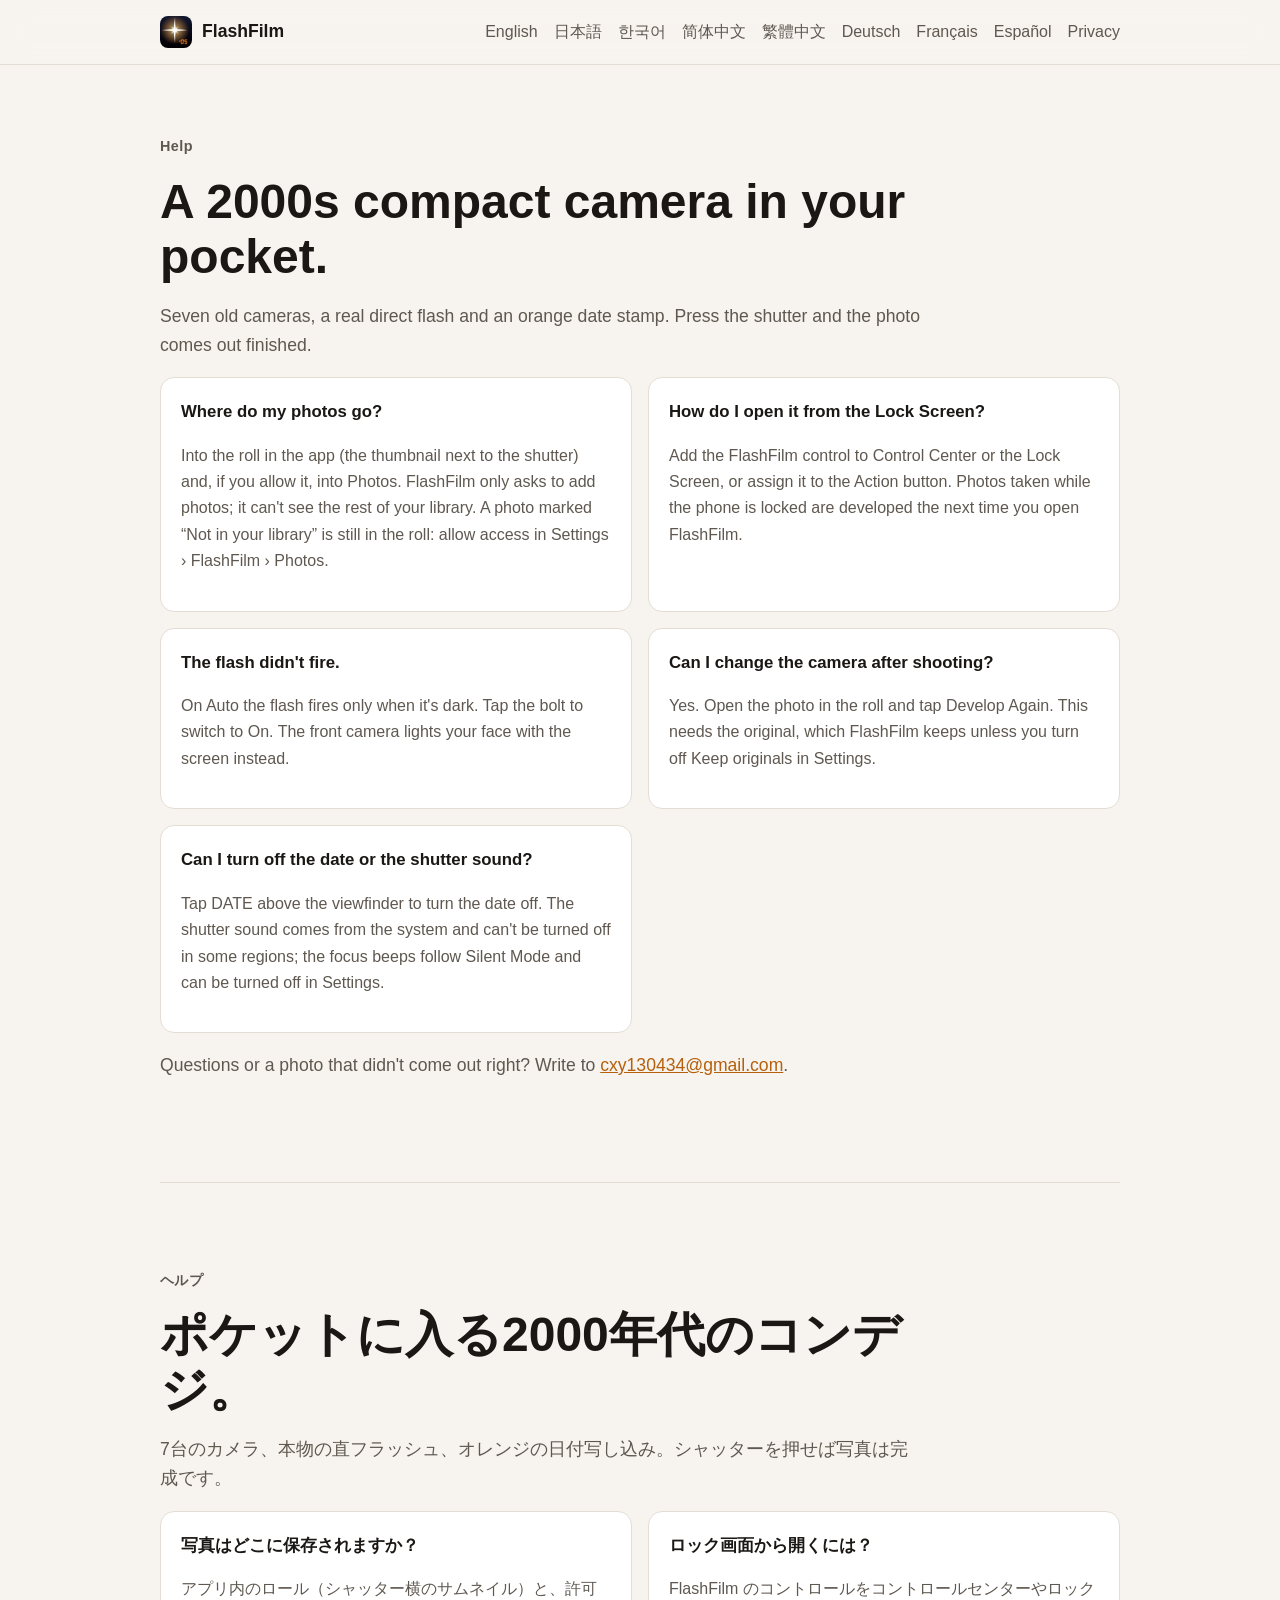
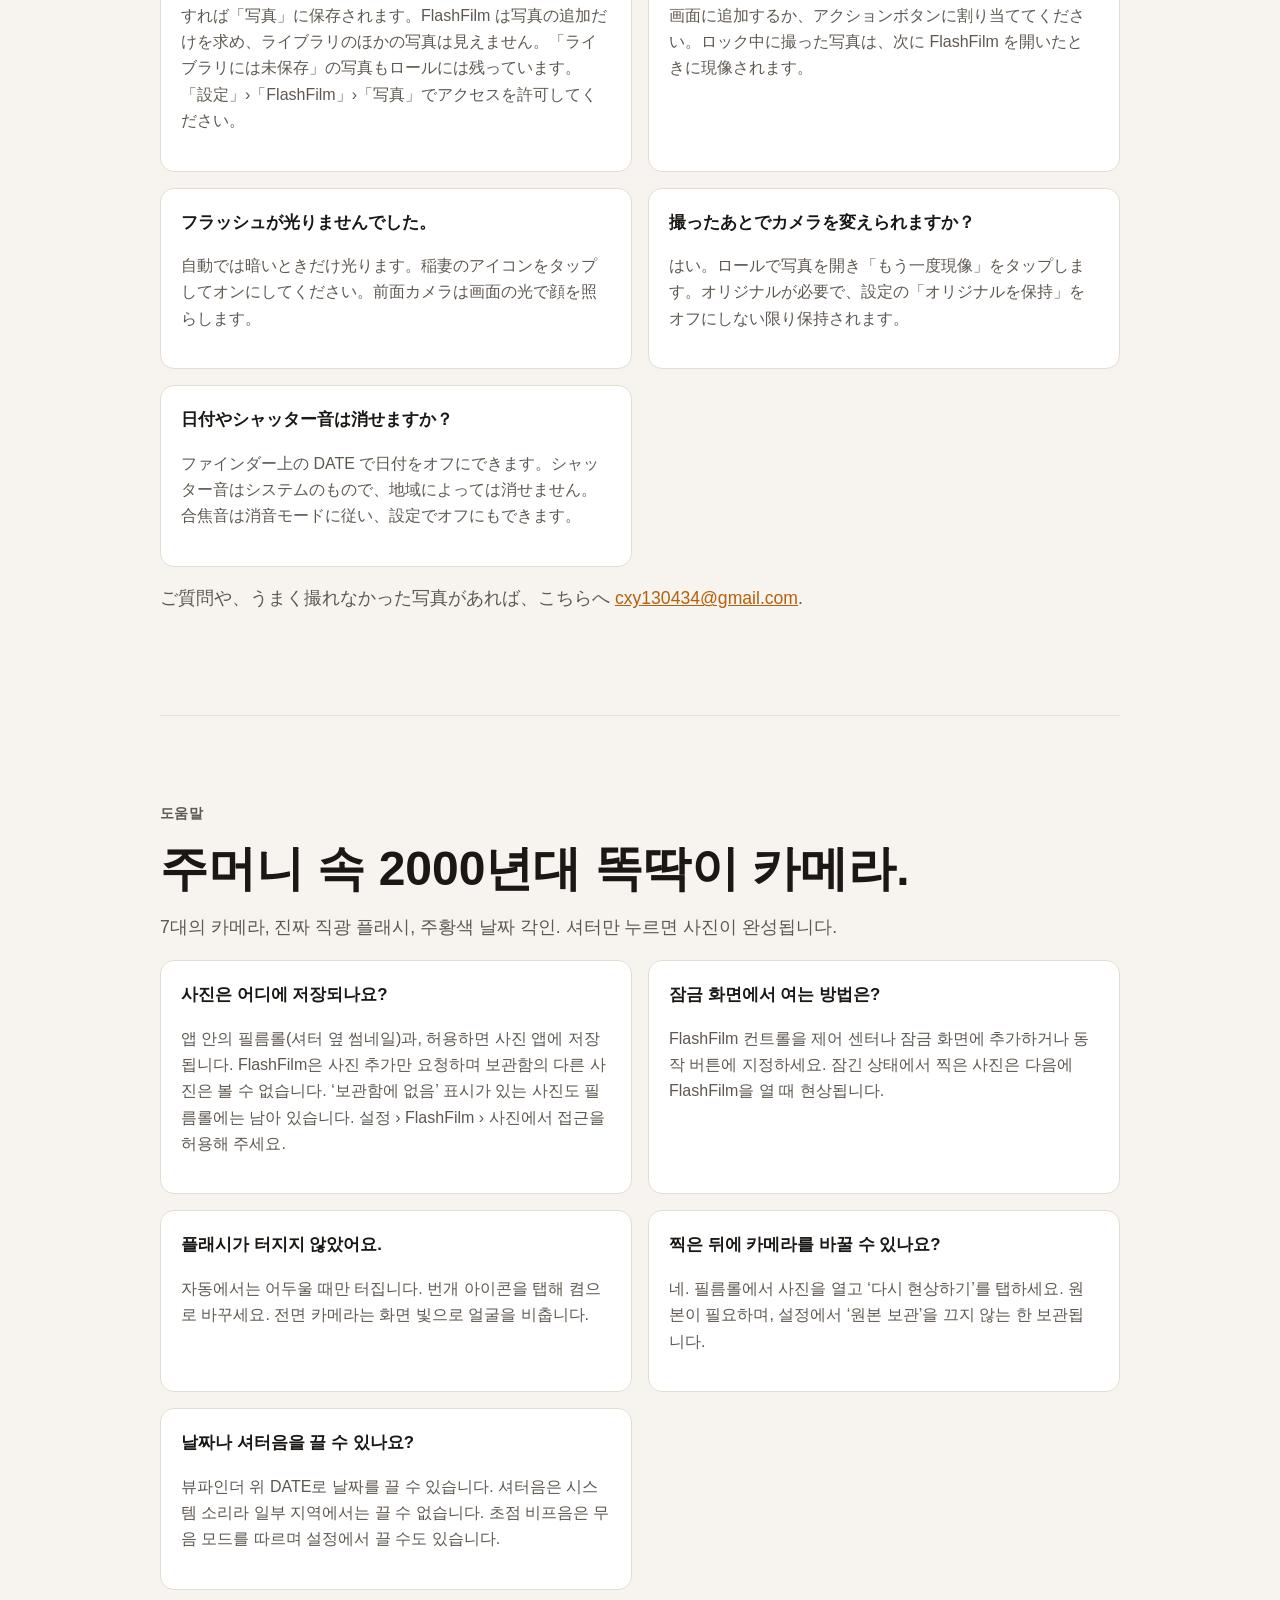
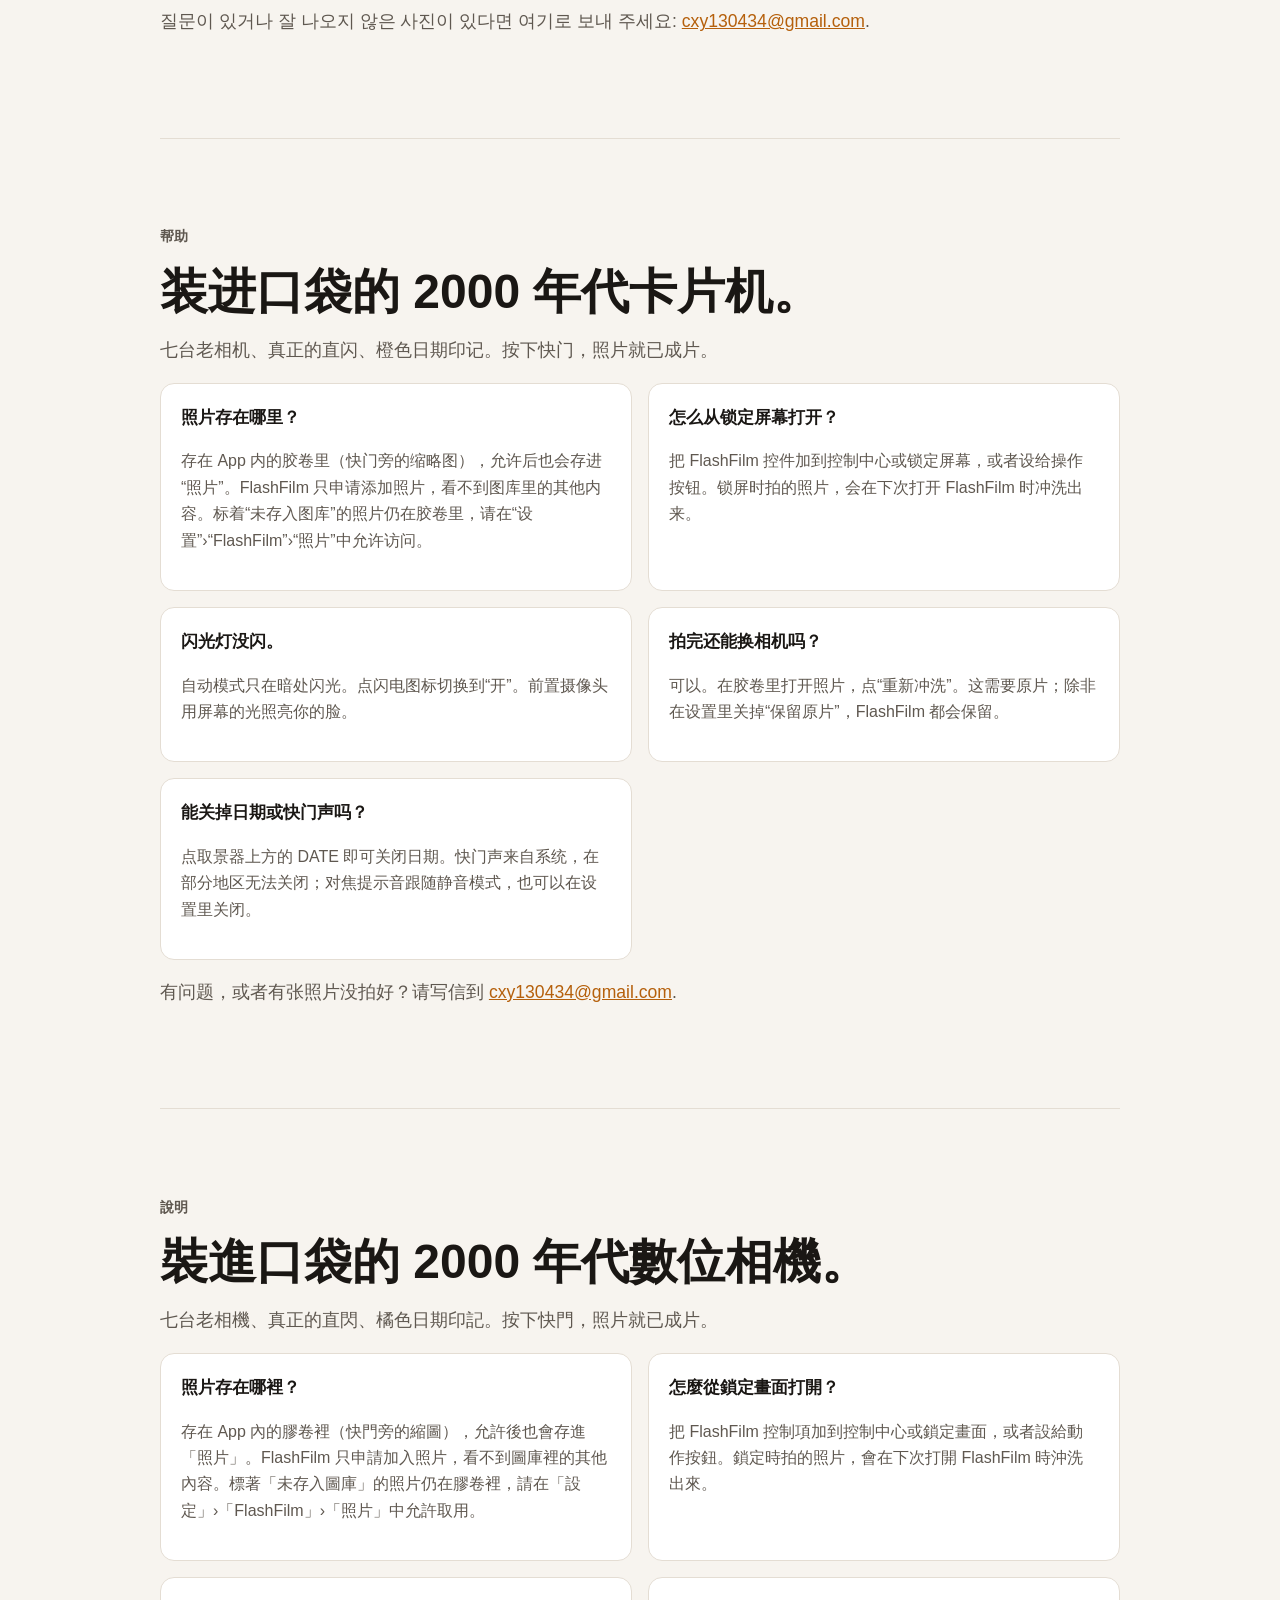
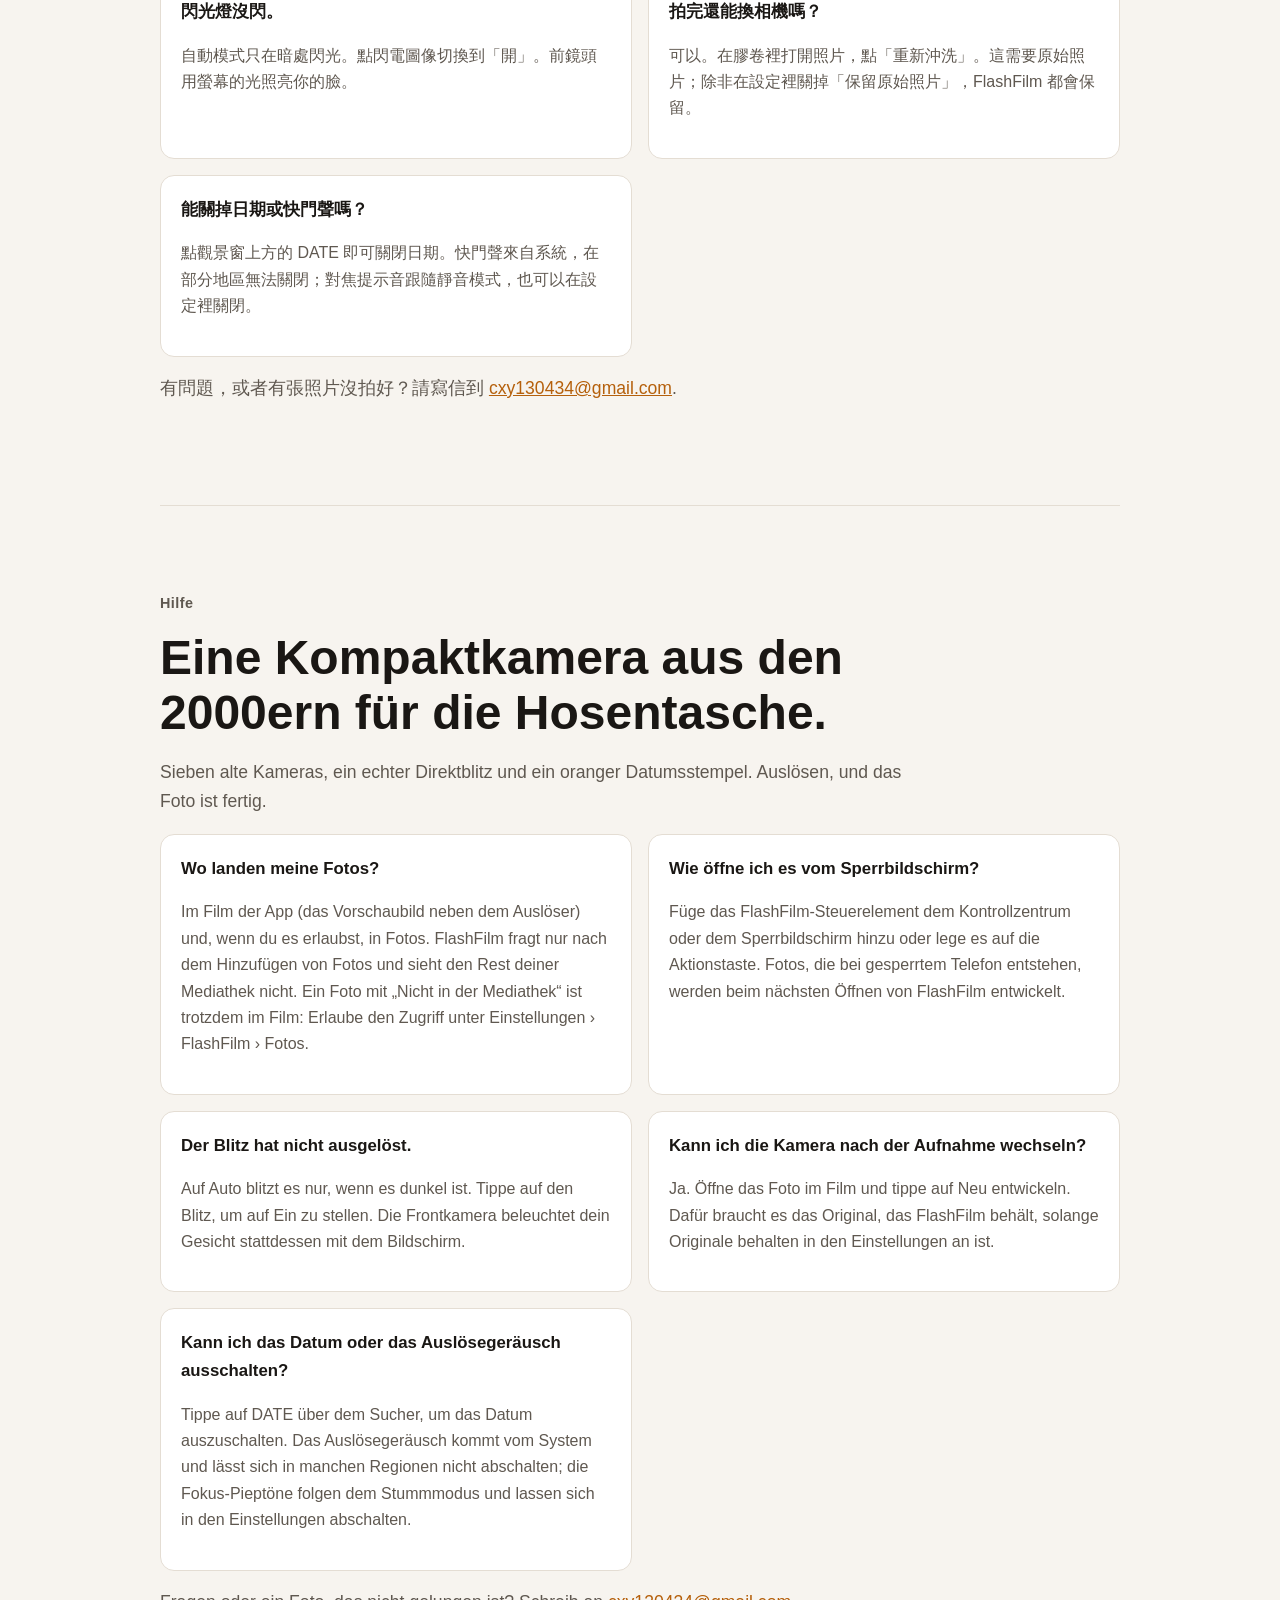
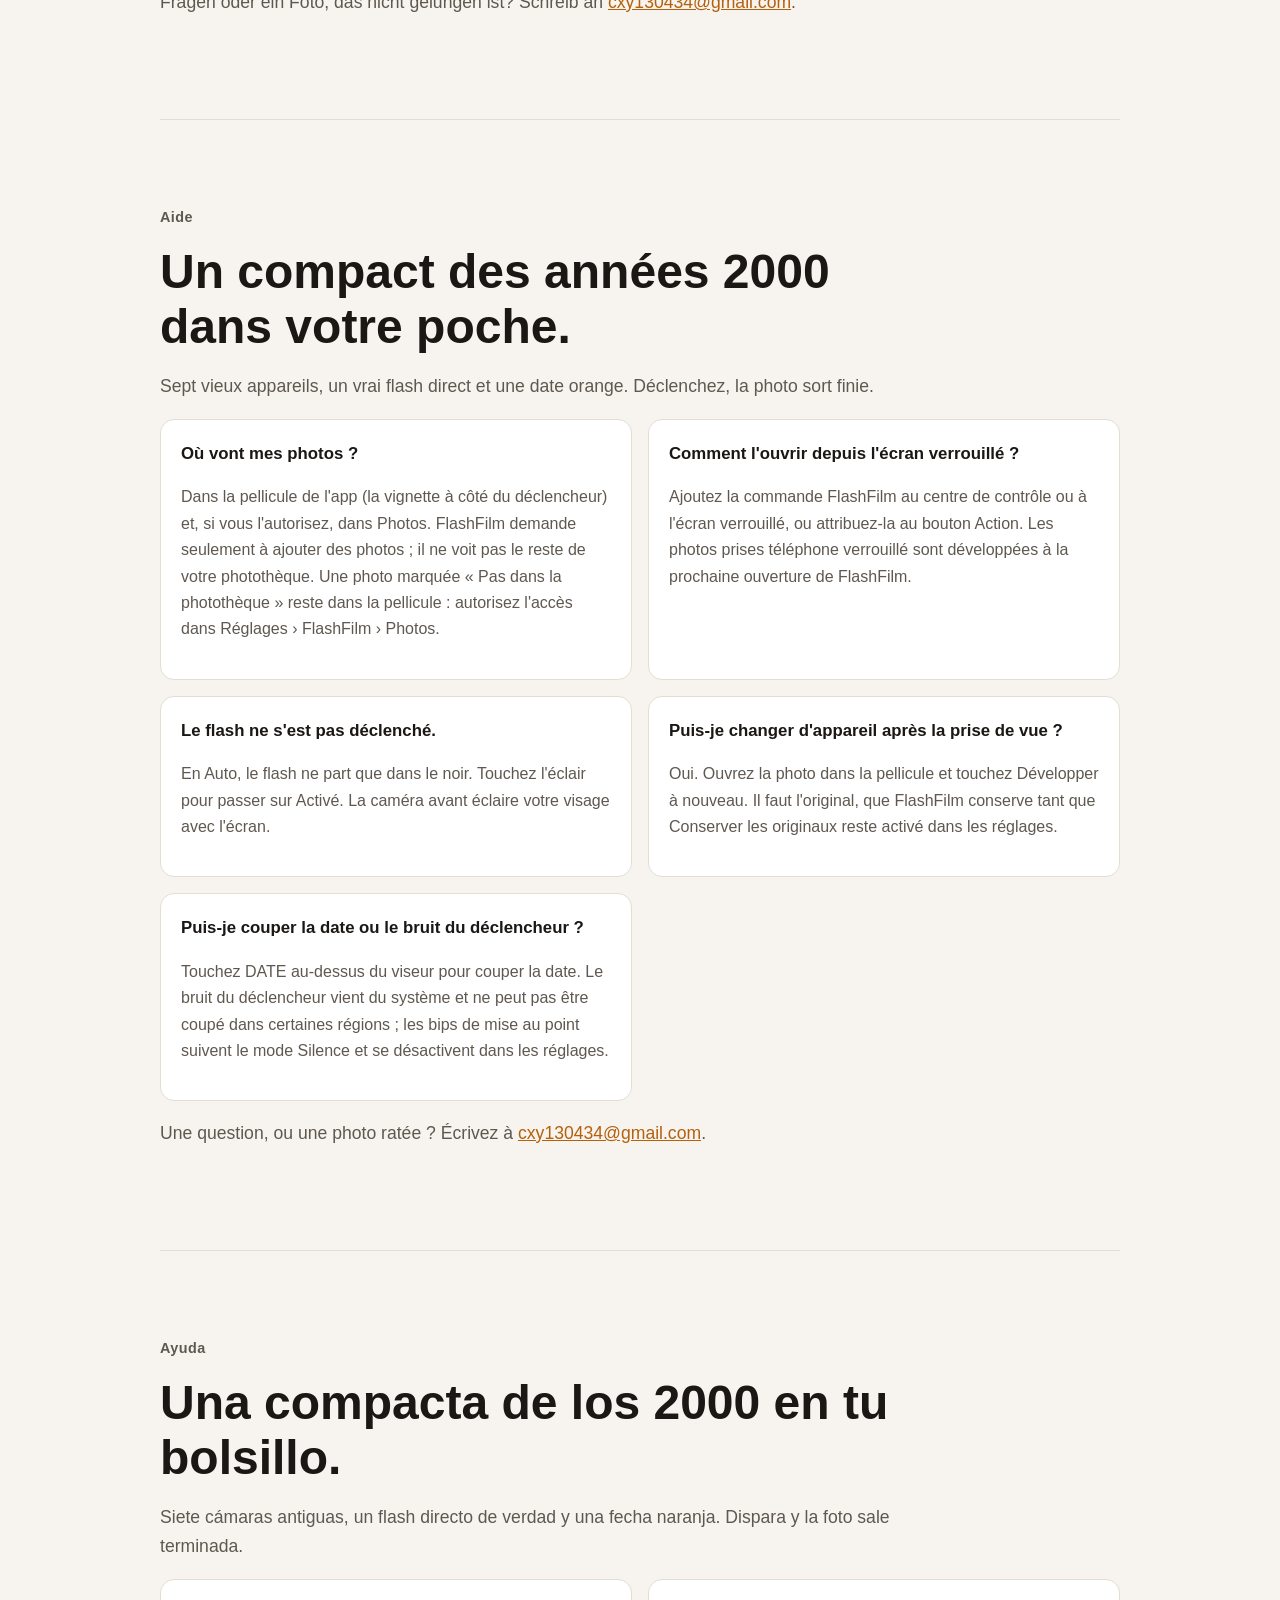
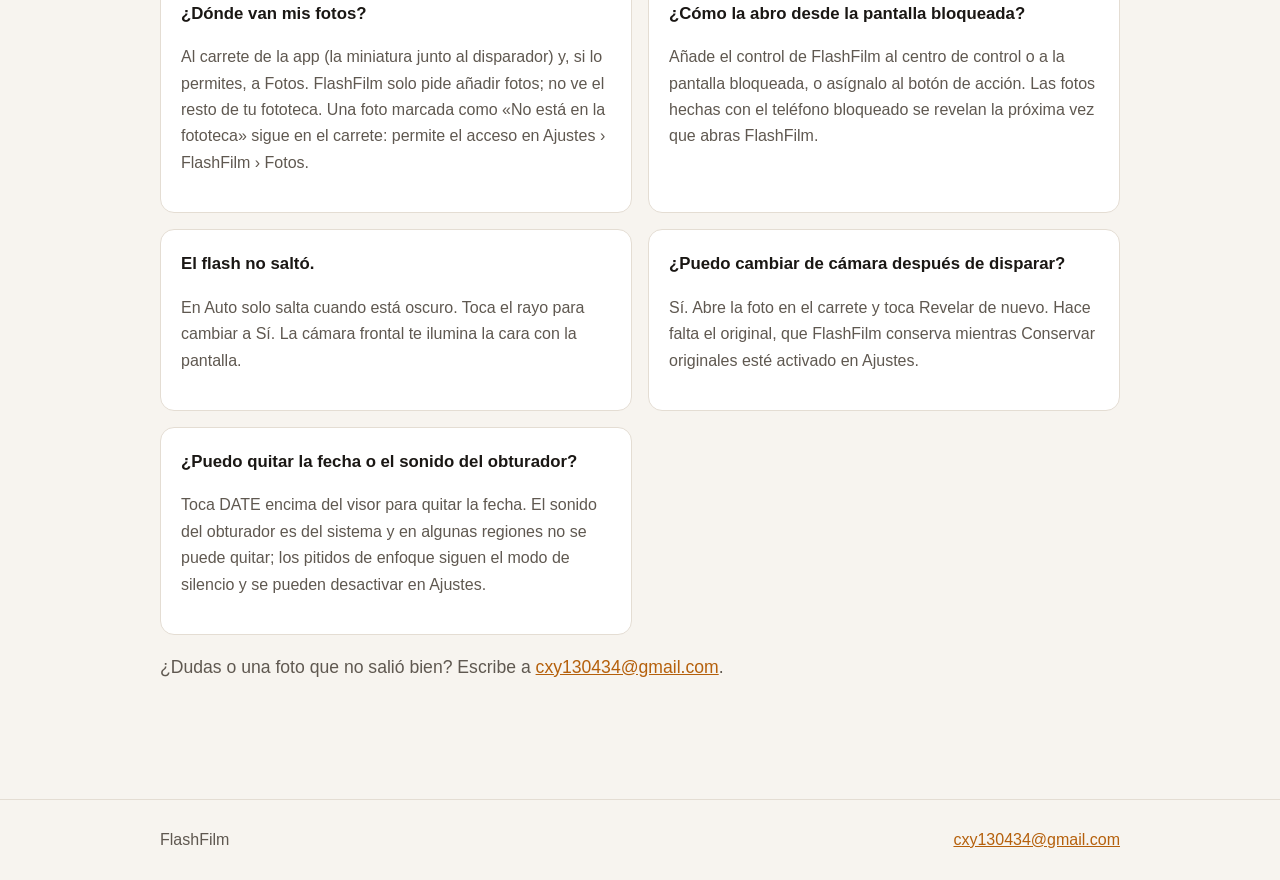
<file: index.html>
<!doctype html>
<html lang="en">
<head>
  <meta charset="utf-8">
  <meta name="viewport" content="width=device-width, initial-scale=1">
  <meta name="description" content="Help for FlashFilm, a 2000s compact camera app.">
  <title>FlashFilm Help</title>
  <link rel="icon" href="icon.png">
  <link rel="stylesheet" href="styles.css">
</head>
<body>
  <header class="site-header">
    <div class="wrap">
      <a class="brand" href="./"><img src="icon.png" alt="">FlashFilm</a>
      <nav aria-label="Languages and pages">
        <a href="#en">English</a>
        <a href="#ja">日本語</a>
        <a href="#ko">한국어</a>
        <a href="#zh-hans">简体中文</a>
        <a href="#zh-hant">繁體中文</a>
        <a href="#de">Deutsch</a>
        <a href="#fr">Français</a>
        <a href="#es">Español</a>
        <a href="privacy.html">Privacy</a>
      </nav>
    </div>
  </header>
  <main class="wrap policy">
    <section id="en" lang="en" class="hero">
      <p class="eyebrow">Help</p>
      <h1>A 2000s compact camera in your pocket.</h1>
      <p>Seven old cameras, a real direct flash and an orange date stamp. Press the shutter and the photo comes out finished.</p>
      <div class="cards">
        <article>
          <h3>Where do my photos go?</h3>
          <p>Into the roll in the app (the thumbnail next to the shutter) and, if you allow it, into Photos. FlashFilm only asks to add photos; it can&#x27;t see the rest of your library. A photo marked “Not in your library” is still in the roll: allow access in Settings › FlashFilm › Photos.</p>
        </article>
        <article>
          <h3>How do I open it from the Lock Screen?</h3>
          <p>Add the FlashFilm control to Control Center or the Lock Screen, or assign it to the Action button. Photos taken while the phone is locked are developed the next time you open FlashFilm.</p>
        </article>
        <article>
          <h3>The flash didn&#x27;t fire.</h3>
          <p>On Auto the flash fires only when it&#x27;s dark. Tap the bolt to switch to On. The front camera lights your face with the screen instead.</p>
        </article>
        <article>
          <h3>Can I change the camera after shooting?</h3>
          <p>Yes. Open the photo in the roll and tap Develop Again. This needs the original, which FlashFilm keeps unless you turn off Keep originals in Settings.</p>
        </article>
        <article>
          <h3>Can I turn off the date or the shutter sound?</h3>
          <p>Tap DATE above the viewfinder to turn the date off. The shutter sound comes from the system and can&#x27;t be turned off in some regions; the focus beeps follow Silent Mode and can be turned off in Settings.</p>
        </article>
      </div>
      <p>Questions or a photo that didn&#x27;t come out right? Write to <a href="mailto:cxy130434@gmail.com">cxy130434@gmail.com</a>.</p>
    </section>
    <hr>
    <section id="ja" lang="ja" class="hero">
      <p class="eyebrow">ヘルプ</p>
      <h1>ポケットに入る2000年代のコンデジ。</h1>
      <p>7台のカメラ、本物の直フラッシュ、オレンジの日付写し込み。シャッターを押せば写真は完成です。</p>
      <div class="cards">
        <article>
          <h3>写真はどこに保存されますか？</h3>
          <p>アプリ内のロール（シャッター横のサムネイル）と、許可すれば「写真」に保存されます。FlashFilm は写真の追加だけを求め、ライブラリのほかの写真は見えません。「ライブラリには未保存」の写真もロールには残っています。「設定」›「FlashFilm」›「写真」でアクセスを許可してください。</p>
        </article>
        <article>
          <h3>ロック画面から開くには？</h3>
          <p>FlashFilm のコントロールをコントロールセンターやロック画面に追加するか、アクションボタンに割り当ててください。ロック中に撮った写真は、次に FlashFilm を開いたときに現像されます。</p>
        </article>
        <article>
          <h3>フラッシュが光りませんでした。</h3>
          <p>自動では暗いときだけ光ります。稲妻のアイコンをタップしてオンにしてください。前面カメラは画面の光で顔を照らします。</p>
        </article>
        <article>
          <h3>撮ったあとでカメラを変えられますか？</h3>
          <p>はい。ロールで写真を開き「もう一度現像」をタップします。オリジナルが必要で、設定の「オリジナルを保持」をオフにしない限り保持されます。</p>
        </article>
        <article>
          <h3>日付やシャッター音は消せますか？</h3>
          <p>ファインダー上の DATE で日付をオフにできます。シャッター音はシステムのもので、地域によっては消せません。合焦音は消音モードに従い、設定でオフにもできます。</p>
        </article>
      </div>
      <p>ご質問や、うまく撮れなかった写真があれば、こちらへ <a href="mailto:cxy130434@gmail.com">cxy130434@gmail.com</a>.</p>
    </section>
    <hr>
    <section id="ko" lang="ko" class="hero">
      <p class="eyebrow">도움말</p>
      <h1>주머니 속 2000년대 똑딱이 카메라.</h1>
      <p>7대의 카메라, 진짜 직광 플래시, 주황색 날짜 각인. 셔터만 누르면 사진이 완성됩니다.</p>
      <div class="cards">
        <article>
          <h3>사진은 어디에 저장되나요?</h3>
          <p>앱 안의 필름롤(셔터 옆 썸네일)과, 허용하면 사진 앱에 저장됩니다. FlashFilm은 사진 추가만 요청하며 보관함의 다른 사진은 볼 수 없습니다. ‘보관함에 없음’ 표시가 있는 사진도 필름롤에는 남아 있습니다. 설정 › FlashFilm › 사진에서 접근을 허용해 주세요.</p>
        </article>
        <article>
          <h3>잠금 화면에서 여는 방법은?</h3>
          <p>FlashFilm 컨트롤을 제어 센터나 잠금 화면에 추가하거나 동작 버튼에 지정하세요. 잠긴 상태에서 찍은 사진은 다음에 FlashFilm을 열 때 현상됩니다.</p>
        </article>
        <article>
          <h3>플래시가 터지지 않았어요.</h3>
          <p>자동에서는 어두울 때만 터집니다. 번개 아이콘을 탭해 켬으로 바꾸세요. 전면 카메라는 화면 빛으로 얼굴을 비춥니다.</p>
        </article>
        <article>
          <h3>찍은 뒤에 카메라를 바꿀 수 있나요?</h3>
          <p>네. 필름롤에서 사진을 열고 ‘다시 현상하기’를 탭하세요. 원본이 필요하며, 설정에서 ‘원본 보관’을 끄지 않는 한 보관됩니다.</p>
        </article>
        <article>
          <h3>날짜나 셔터음을 끌 수 있나요?</h3>
          <p>뷰파인더 위 DATE로 날짜를 끌 수 있습니다. 셔터음은 시스템 소리라 일부 지역에서는 끌 수 없습니다. 초점 비프음은 무음 모드를 따르며 설정에서 끌 수도 있습니다.</p>
        </article>
      </div>
      <p>질문이 있거나 잘 나오지 않은 사진이 있다면 여기로 보내 주세요: <a href="mailto:cxy130434@gmail.com">cxy130434@gmail.com</a>.</p>
    </section>
    <hr>
    <section id="zh-hans" lang="zh-hans" class="hero">
      <p class="eyebrow">帮助</p>
      <h1>装进口袋的 2000 年代卡片机。</h1>
      <p>七台老相机、真正的直闪、橙色日期印记。按下快门，照片就已成片。</p>
      <div class="cards">
        <article>
          <h3>照片存在哪里？</h3>
          <p>存在 App 内的胶卷里（快门旁的缩略图），允许后也会存进“照片”。FlashFilm 只申请添加照片，看不到图库里的其他内容。标着“未存入图库”的照片仍在胶卷里，请在“设置”›“FlashFilm”›“照片”中允许访问。</p>
        </article>
        <article>
          <h3>怎么从锁定屏幕打开？</h3>
          <p>把 FlashFilm 控件加到控制中心或锁定屏幕，或者设给操作按钮。锁屏时拍的照片，会在下次打开 FlashFilm 时冲洗出来。</p>
        </article>
        <article>
          <h3>闪光灯没闪。</h3>
          <p>自动模式只在暗处闪光。点闪电图标切换到“开”。前置摄像头用屏幕的光照亮你的脸。</p>
        </article>
        <article>
          <h3>拍完还能换相机吗？</h3>
          <p>可以。在胶卷里打开照片，点“重新冲洗”。这需要原片；除非在设置里关掉“保留原片”，FlashFilm 都会保留。</p>
        </article>
        <article>
          <h3>能关掉日期或快门声吗？</h3>
          <p>点取景器上方的 DATE 即可关闭日期。快门声来自系统，在部分地区无法关闭；对焦提示音跟随静音模式，也可以在设置里关闭。</p>
        </article>
      </div>
      <p>有问题，或者有张照片没拍好？请写信到 <a href="mailto:cxy130434@gmail.com">cxy130434@gmail.com</a>.</p>
    </section>
    <hr>
    <section id="zh-hant" lang="zh-hant" class="hero">
      <p class="eyebrow">說明</p>
      <h1>裝進口袋的 2000 年代數位相機。</h1>
      <p>七台老相機、真正的直閃、橘色日期印記。按下快門，照片就已成片。</p>
      <div class="cards">
        <article>
          <h3>照片存在哪裡？</h3>
          <p>存在 App 內的膠卷裡（快門旁的縮圖），允許後也會存進「照片」。FlashFilm 只申請加入照片，看不到圖庫裡的其他內容。標著「未存入圖庫」的照片仍在膠卷裡，請在「設定」›「FlashFilm」›「照片」中允許取用。</p>
        </article>
        <article>
          <h3>怎麼從鎖定畫面打開？</h3>
          <p>把 FlashFilm 控制項加到控制中心或鎖定畫面，或者設給動作按鈕。鎖定時拍的照片，會在下次打開 FlashFilm 時沖洗出來。</p>
        </article>
        <article>
          <h3>閃光燈沒閃。</h3>
          <p>自動模式只在暗處閃光。點閃電圖像切換到「開」。前鏡頭用螢幕的光照亮你的臉。</p>
        </article>
        <article>
          <h3>拍完還能換相機嗎？</h3>
          <p>可以。在膠卷裡打開照片，點「重新沖洗」。這需要原始照片；除非在設定裡關掉「保留原始照片」，FlashFilm 都會保留。</p>
        </article>
        <article>
          <h3>能關掉日期或快門聲嗎？</h3>
          <p>點觀景窗上方的 DATE 即可關閉日期。快門聲來自系統，在部分地區無法關閉；對焦提示音跟隨靜音模式，也可以在設定裡關閉。</p>
        </article>
      </div>
      <p>有問題，或者有張照片沒拍好？請寫信到 <a href="mailto:cxy130434@gmail.com">cxy130434@gmail.com</a>.</p>
    </section>
    <hr>
    <section id="de" lang="de" class="hero">
      <p class="eyebrow">Hilfe</p>
      <h1>Eine Kompaktkamera aus den 2000ern für die Hosentasche.</h1>
      <p>Sieben alte Kameras, ein echter Direktblitz und ein oranger Datumsstempel. Auslösen, und das Foto ist fertig.</p>
      <div class="cards">
        <article>
          <h3>Wo landen meine Fotos?</h3>
          <p>Im Film der App (das Vorschaubild neben dem Auslöser) und, wenn du es erlaubst, in Fotos. FlashFilm fragt nur nach dem Hinzufügen von Fotos und sieht den Rest deiner Mediathek nicht. Ein Foto mit „Nicht in der Mediathek“ ist trotzdem im Film: Erlaube den Zugriff unter Einstellungen › FlashFilm › Fotos.</p>
        </article>
        <article>
          <h3>Wie öffne ich es vom Sperrbildschirm?</h3>
          <p>Füge das FlashFilm-Steuerelement dem Kontrollzentrum oder dem Sperrbildschirm hinzu oder lege es auf die Aktionstaste. Fotos, die bei gesperrtem Telefon entstehen, werden beim nächsten Öffnen von FlashFilm entwickelt.</p>
        </article>
        <article>
          <h3>Der Blitz hat nicht ausgelöst.</h3>
          <p>Auf Auto blitzt es nur, wenn es dunkel ist. Tippe auf den Blitz, um auf Ein zu stellen. Die Frontkamera beleuchtet dein Gesicht stattdessen mit dem Bildschirm.</p>
        </article>
        <article>
          <h3>Kann ich die Kamera nach der Aufnahme wechseln?</h3>
          <p>Ja. Öffne das Foto im Film und tippe auf Neu entwickeln. Dafür braucht es das Original, das FlashFilm behält, solange Originale behalten in den Einstellungen an ist.</p>
        </article>
        <article>
          <h3>Kann ich das Datum oder das Auslösegeräusch ausschalten?</h3>
          <p>Tippe auf DATE über dem Sucher, um das Datum auszuschalten. Das Auslösegeräusch kommt vom System und lässt sich in manchen Regionen nicht abschalten; die Fokus-Pieptöne folgen dem Stummmodus und lassen sich in den Einstellungen abschalten.</p>
        </article>
      </div>
      <p>Fragen oder ein Foto, das nicht gelungen ist? Schreib an <a href="mailto:cxy130434@gmail.com">cxy130434@gmail.com</a>.</p>
    </section>
    <hr>
    <section id="fr" lang="fr" class="hero">
      <p class="eyebrow">Aide</p>
      <h1>Un compact des années 2000 dans votre poche.</h1>
      <p>Sept vieux appareils, un vrai flash direct et une date orange. Déclenchez, la photo sort finie.</p>
      <div class="cards">
        <article>
          <h3>Où vont mes photos ?</h3>
          <p>Dans la pellicule de l&#x27;app (la vignette à côté du déclencheur) et, si vous l&#x27;autorisez, dans Photos. FlashFilm demande seulement à ajouter des photos ; il ne voit pas le reste de votre photothèque. Une photo marquée « Pas dans la photothèque » reste dans la pellicule : autorisez l&#x27;accès dans Réglages › FlashFilm › Photos.</p>
        </article>
        <article>
          <h3>Comment l&#x27;ouvrir depuis l&#x27;écran verrouillé ?</h3>
          <p>Ajoutez la commande FlashFilm au centre de contrôle ou à l&#x27;écran verrouillé, ou attribuez-la au bouton Action. Les photos prises téléphone verrouillé sont développées à la prochaine ouverture de FlashFilm.</p>
        </article>
        <article>
          <h3>Le flash ne s&#x27;est pas déclenché.</h3>
          <p>En Auto, le flash ne part que dans le noir. Touchez l&#x27;éclair pour passer sur Activé. La caméra avant éclaire votre visage avec l&#x27;écran.</p>
        </article>
        <article>
          <h3>Puis-je changer d&#x27;appareil après la prise de vue ?</h3>
          <p>Oui. Ouvrez la photo dans la pellicule et touchez Développer à nouveau. Il faut l&#x27;original, que FlashFilm conserve tant que Conserver les originaux reste activé dans les réglages.</p>
        </article>
        <article>
          <h3>Puis-je couper la date ou le bruit du déclencheur ?</h3>
          <p>Touchez DATE au-dessus du viseur pour couper la date. Le bruit du déclencheur vient du système et ne peut pas être coupé dans certaines régions ; les bips de mise au point suivent le mode Silence et se désactivent dans les réglages.</p>
        </article>
      </div>
      <p>Une question, ou une photo ratée ? Écrivez à <a href="mailto:cxy130434@gmail.com">cxy130434@gmail.com</a>.</p>
    </section>
    <hr>
    <section id="es" lang="es" class="hero">
      <p class="eyebrow">Ayuda</p>
      <h1>Una compacta de los 2000 en tu bolsillo.</h1>
      <p>Siete cámaras antiguas, un flash directo de verdad y una fecha naranja. Dispara y la foto sale terminada.</p>
      <div class="cards">
        <article>
          <h3>¿Dónde van mis fotos?</h3>
          <p>Al carrete de la app (la miniatura junto al disparador) y, si lo permites, a Fotos. FlashFilm solo pide añadir fotos; no ve el resto de tu fototeca. Una foto marcada como «No está en la fototeca» sigue en el carrete: permite el acceso en Ajustes › FlashFilm › Fotos.</p>
        </article>
        <article>
          <h3>¿Cómo la abro desde la pantalla bloqueada?</h3>
          <p>Añade el control de FlashFilm al centro de control o a la pantalla bloqueada, o asígnalo al botón de acción. Las fotos hechas con el teléfono bloqueado se revelan la próxima vez que abras FlashFilm.</p>
        </article>
        <article>
          <h3>El flash no saltó.</h3>
          <p>En Auto solo salta cuando está oscuro. Toca el rayo para cambiar a Sí. La cámara frontal te ilumina la cara con la pantalla.</p>
        </article>
        <article>
          <h3>¿Puedo cambiar de cámara después de disparar?</h3>
          <p>Sí. Abre la foto en el carrete y toca Revelar de nuevo. Hace falta el original, que FlashFilm conserva mientras Conservar originales esté activado en Ajustes.</p>
        </article>
        <article>
          <h3>¿Puedo quitar la fecha o el sonido del obturador?</h3>
          <p>Toca DATE encima del visor para quitar la fecha. El sonido del obturador es del sistema y en algunas regiones no se puede quitar; los pitidos de enfoque siguen el modo de silencio y se pueden desactivar en Ajustes.</p>
        </article>
      </div>
      <p>¿Dudas o una foto que no salió bien? Escribe a <a href="mailto:cxy130434@gmail.com">cxy130434@gmail.com</a>.</p>
    </section>
  </main>
  <footer>
    <div class="wrap"><span>FlashFilm</span><a href="mailto:cxy130434@gmail.com">cxy130434@gmail.com</a></div>
  </footer>
</body>
</html>
</file>
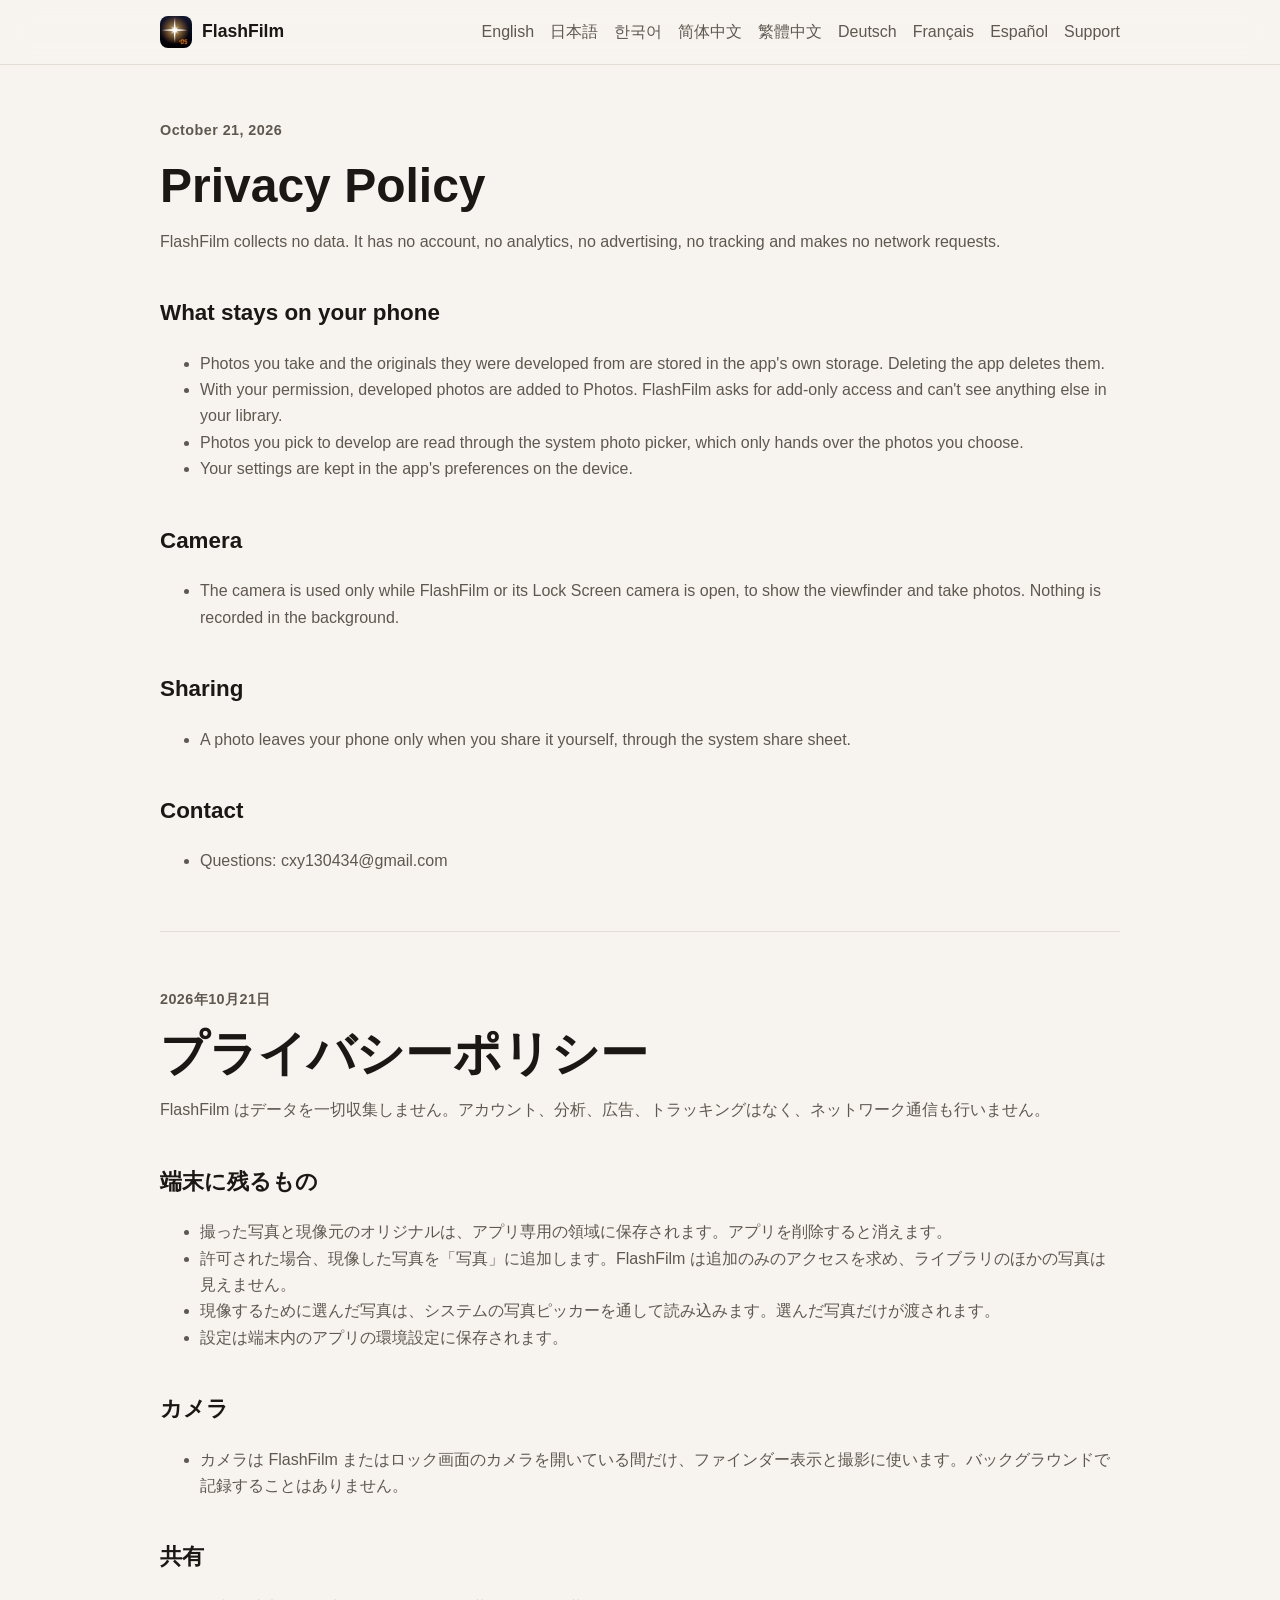
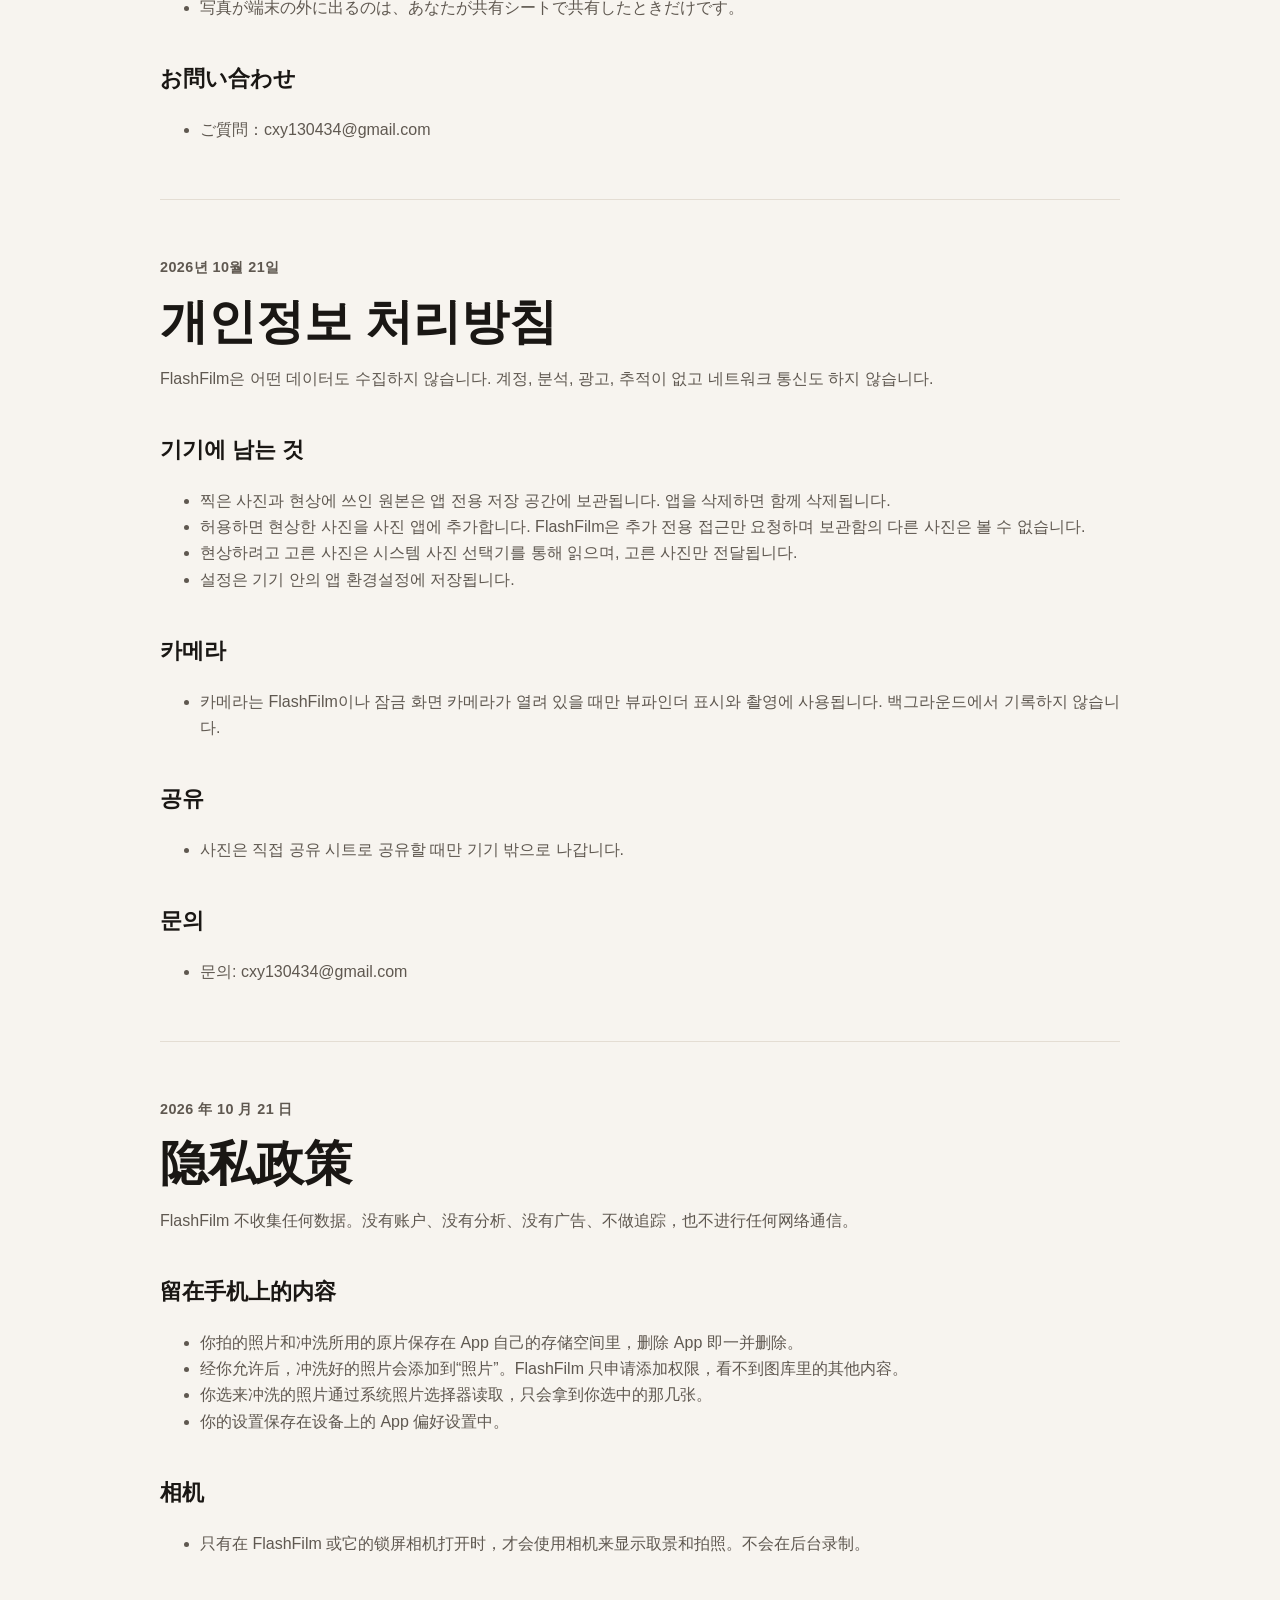
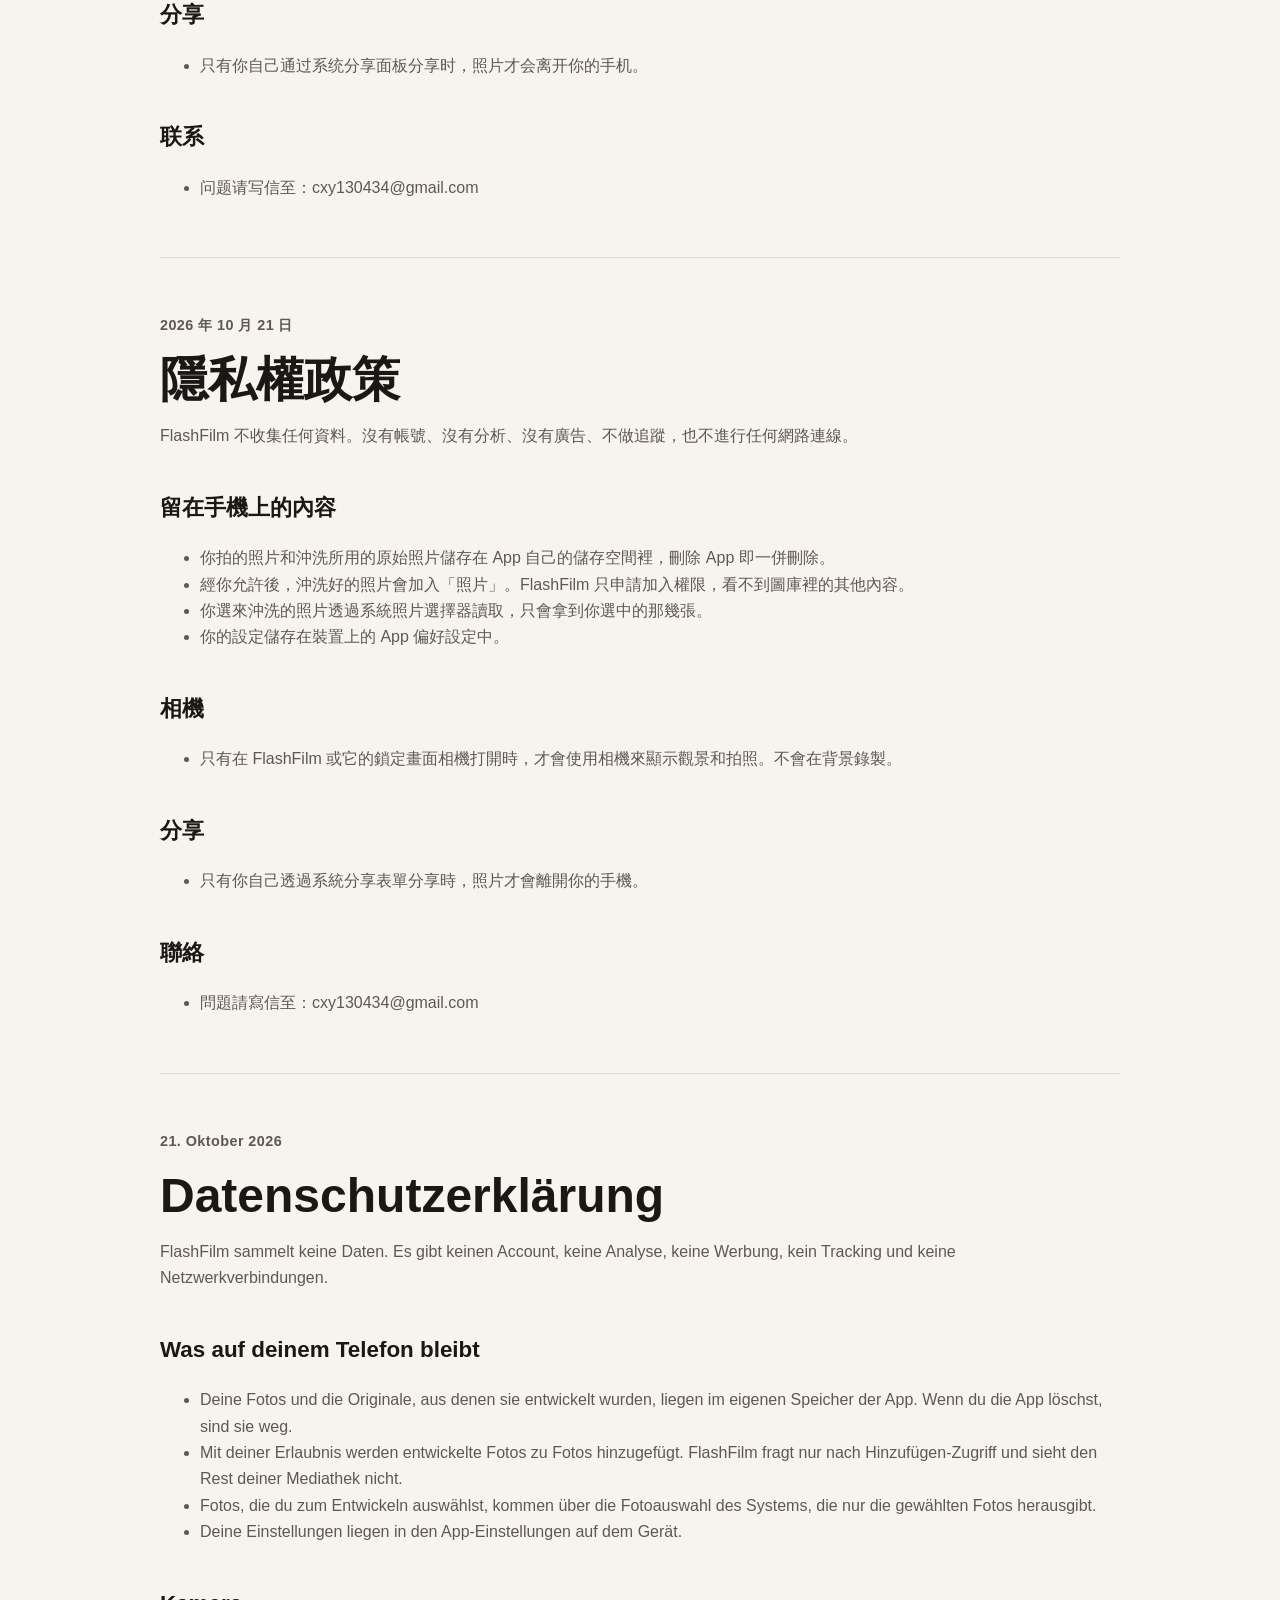
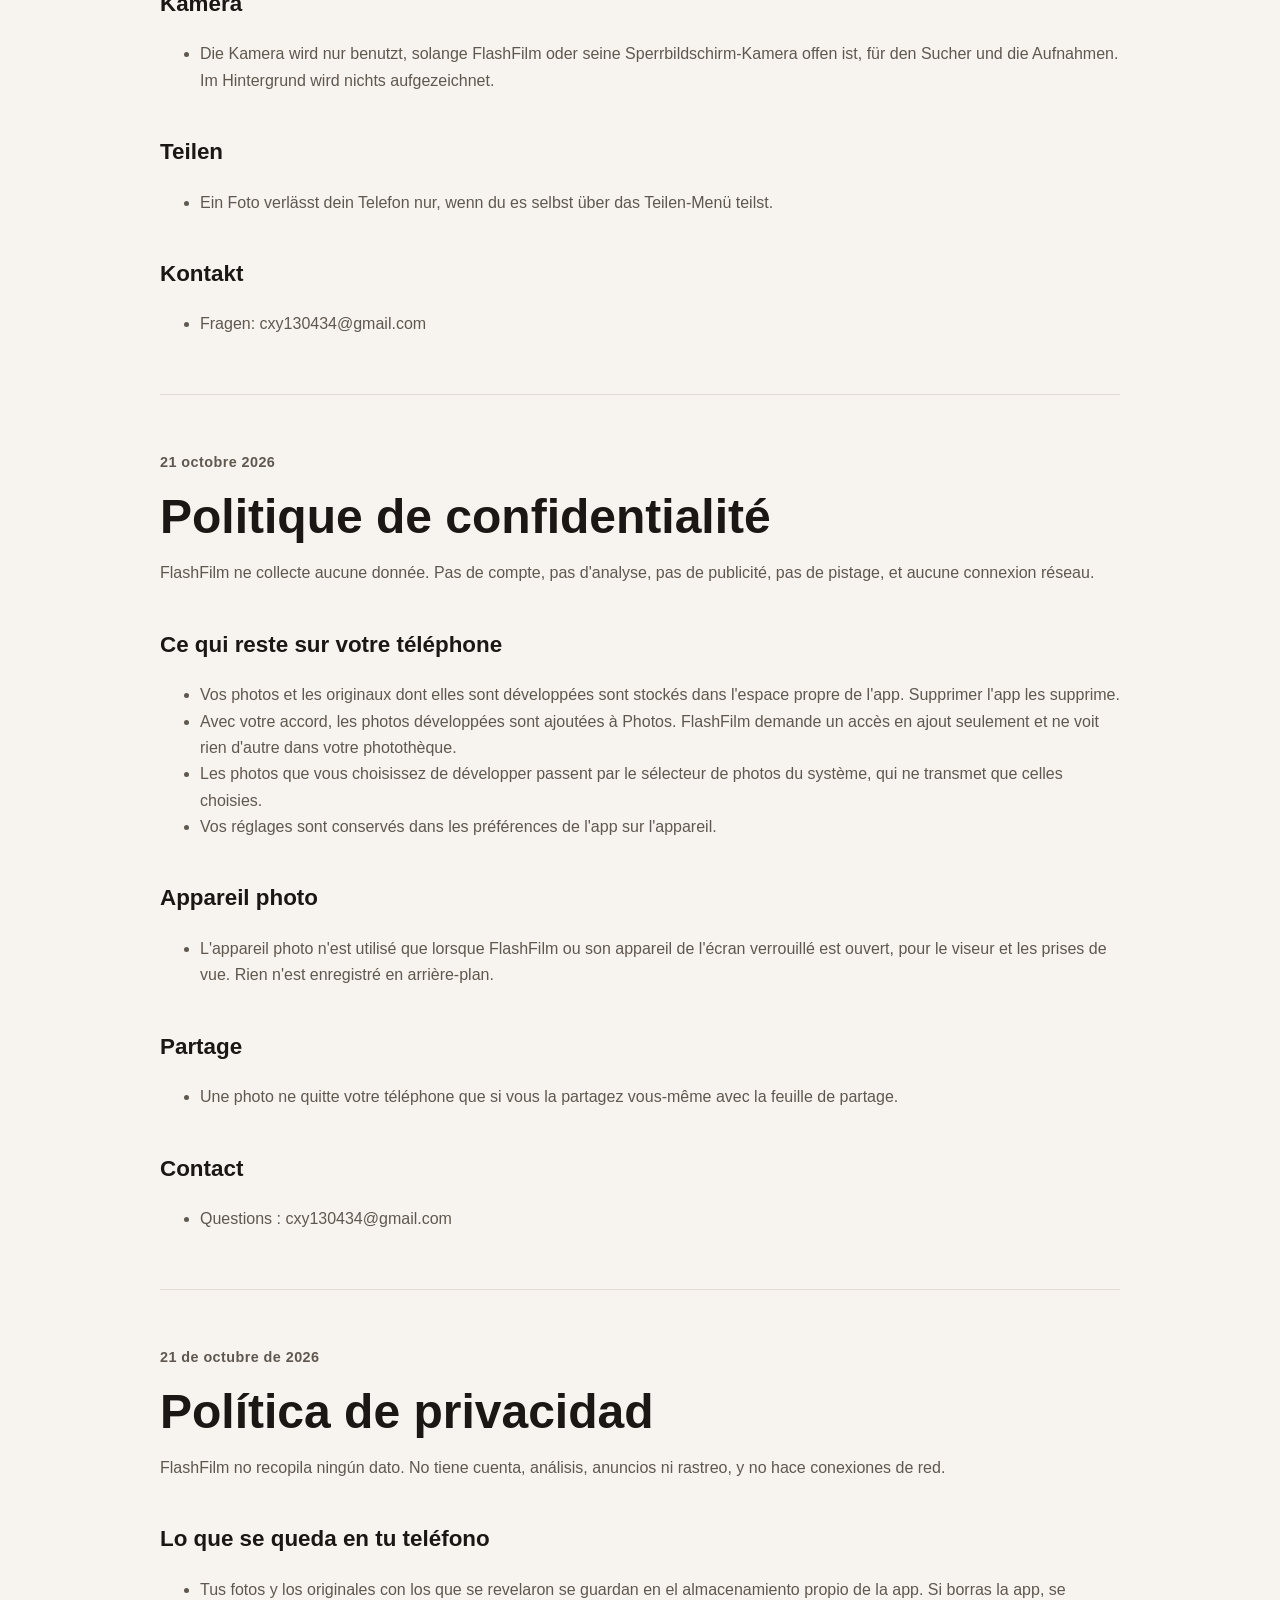
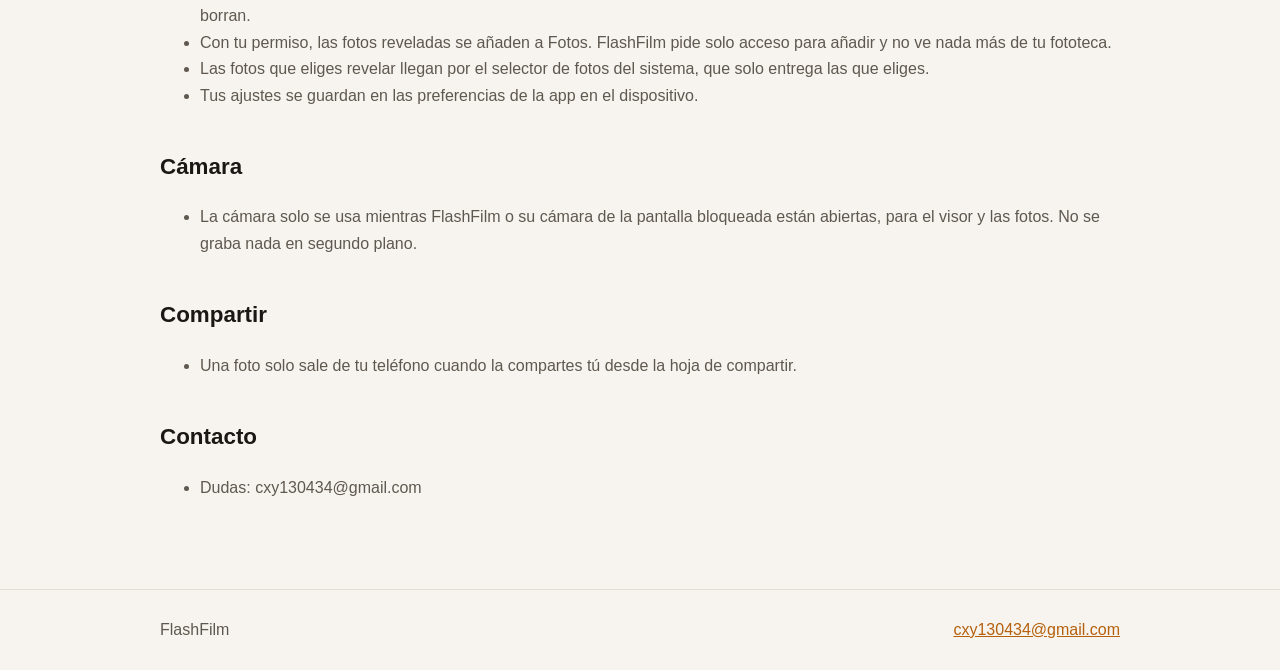
<file: privacy.html>
<!doctype html>
<html lang="en">
<head>
  <meta charset="utf-8">
  <meta name="viewport" content="width=device-width, initial-scale=1">
  <meta name="description" content="Privacy policy for FlashFilm.">
  <title>FlashFilm Privacy Policy</title>
  <link rel="icon" href="icon.png">
  <link rel="stylesheet" href="styles.css">
</head>
<body>
  <header class="site-header">
    <div class="wrap">
      <a class="brand" href="./"><img src="icon.png" alt="">FlashFilm</a>
      <nav aria-label="Languages and pages">
        <a href="#en">English</a>
        <a href="#ja">日本語</a>
        <a href="#ko">한국어</a>
        <a href="#zh-hans">简体中文</a>
        <a href="#zh-hant">繁體中文</a>
        <a href="#de">Deutsch</a>
        <a href="#fr">Français</a>
        <a href="#es">Español</a>
        <a href="./">Support</a>
      </nav>
    </div>
  </header>
  <main class="wrap policy">
    <section id="en" lang="en">
      <p class="eyebrow">October 21, 2026</p>
      <h1>Privacy Policy</h1>
      <p>FlashFilm collects no data. It has no account, no analytics, no advertising, no tracking and makes no network requests.</p>
      <h2>What stays on your phone</h2>
      <ul>
        <li>Photos you take and the originals they were developed from are stored in the app&#x27;s own storage. Deleting the app deletes them.</li>
        <li>With your permission, developed photos are added to Photos. FlashFilm asks for add-only access and can&#x27;t see anything else in your library.</li>
        <li>Photos you pick to develop are read through the system photo picker, which only hands over the photos you choose.</li>
        <li>Your settings are kept in the app&#x27;s preferences on the device.</li>
      </ul>
      <h2>Camera</h2>
      <ul>
        <li>The camera is used only while FlashFilm or its Lock Screen camera is open, to show the viewfinder and take photos. Nothing is recorded in the background.</li>
      </ul>
      <h2>Sharing</h2>
      <ul>
        <li>A photo leaves your phone only when you share it yourself, through the system share sheet.</li>
      </ul>
      <h2>Contact</h2>
      <ul>
        <li>Questions: cxy130434@gmail.com</li>
      </ul>
    </section>
    <hr>
    <section id="ja" lang="ja">
      <p class="eyebrow">2026年10月21日</p>
      <h1>プライバシーポリシー</h1>
      <p>FlashFilm はデータを一切収集しません。アカウント、分析、広告、トラッキングはなく、ネットワーク通信も行いません。</p>
      <h2>端末に残るもの</h2>
      <ul>
        <li>撮った写真と現像元のオリジナルは、アプリ専用の領域に保存されます。アプリを削除すると消えます。</li>
        <li>許可された場合、現像した写真を「写真」に追加します。FlashFilm は追加のみのアクセスを求め、ライブラリのほかの写真は見えません。</li>
        <li>現像するために選んだ写真は、システムの写真ピッカーを通して読み込みます。選んだ写真だけが渡されます。</li>
        <li>設定は端末内のアプリの環境設定に保存されます。</li>
      </ul>
      <h2>カメラ</h2>
      <ul>
        <li>カメラは FlashFilm またはロック画面のカメラを開いている間だけ、ファインダー表示と撮影に使います。バックグラウンドで記録することはありません。</li>
      </ul>
      <h2>共有</h2>
      <ul>
        <li>写真が端末の外に出るのは、あなたが共有シートで共有したときだけです。</li>
      </ul>
      <h2>お問い合わせ</h2>
      <ul>
        <li>ご質問：cxy130434@gmail.com</li>
      </ul>
    </section>
    <hr>
    <section id="ko" lang="ko">
      <p class="eyebrow">2026년 10월 21일</p>
      <h1>개인정보 처리방침</h1>
      <p>FlashFilm은 어떤 데이터도 수집하지 않습니다. 계정, 분석, 광고, 추적이 없고 네트워크 통신도 하지 않습니다.</p>
      <h2>기기에 남는 것</h2>
      <ul>
        <li>찍은 사진과 현상에 쓰인 원본은 앱 전용 저장 공간에 보관됩니다. 앱을 삭제하면 함께 삭제됩니다.</li>
        <li>허용하면 현상한 사진을 사진 앱에 추가합니다. FlashFilm은 추가 전용 접근만 요청하며 보관함의 다른 사진은 볼 수 없습니다.</li>
        <li>현상하려고 고른 사진은 시스템 사진 선택기를 통해 읽으며, 고른 사진만 전달됩니다.</li>
        <li>설정은 기기 안의 앱 환경설정에 저장됩니다.</li>
      </ul>
      <h2>카메라</h2>
      <ul>
        <li>카메라는 FlashFilm이나 잠금 화면 카메라가 열려 있을 때만 뷰파인더 표시와 촬영에 사용됩니다. 백그라운드에서 기록하지 않습니다.</li>
      </ul>
      <h2>공유</h2>
      <ul>
        <li>사진은 직접 공유 시트로 공유할 때만 기기 밖으로 나갑니다.</li>
      </ul>
      <h2>문의</h2>
      <ul>
        <li>문의: cxy130434@gmail.com</li>
      </ul>
    </section>
    <hr>
    <section id="zh-hans" lang="zh-hans">
      <p class="eyebrow">2026 年 10 月 21 日</p>
      <h1>隐私政策</h1>
      <p>FlashFilm 不收集任何数据。没有账户、没有分析、没有广告、不做追踪，也不进行任何网络通信。</p>
      <h2>留在手机上的内容</h2>
      <ul>
        <li>你拍的照片和冲洗所用的原片保存在 App 自己的存储空间里，删除 App 即一并删除。</li>
        <li>经你允许后，冲洗好的照片会添加到“照片”。FlashFilm 只申请添加权限，看不到图库里的其他内容。</li>
        <li>你选来冲洗的照片通过系统照片选择器读取，只会拿到你选中的那几张。</li>
        <li>你的设置保存在设备上的 App 偏好设置中。</li>
      </ul>
      <h2>相机</h2>
      <ul>
        <li>只有在 FlashFilm 或它的锁屏相机打开时，才会使用相机来显示取景和拍照。不会在后台录制。</li>
      </ul>
      <h2>分享</h2>
      <ul>
        <li>只有你自己通过系统分享面板分享时，照片才会离开你的手机。</li>
      </ul>
      <h2>联系</h2>
      <ul>
        <li>问题请写信至：cxy130434@gmail.com</li>
      </ul>
    </section>
    <hr>
    <section id="zh-hant" lang="zh-hant">
      <p class="eyebrow">2026 年 10 月 21 日</p>
      <h1>隱私權政策</h1>
      <p>FlashFilm 不收集任何資料。沒有帳號、沒有分析、沒有廣告、不做追蹤，也不進行任何網路連線。</p>
      <h2>留在手機上的內容</h2>
      <ul>
        <li>你拍的照片和沖洗所用的原始照片儲存在 App 自己的儲存空間裡，刪除 App 即一併刪除。</li>
        <li>經你允許後，沖洗好的照片會加入「照片」。FlashFilm 只申請加入權限，看不到圖庫裡的其他內容。</li>
        <li>你選來沖洗的照片透過系統照片選擇器讀取，只會拿到你選中的那幾張。</li>
        <li>你的設定儲存在裝置上的 App 偏好設定中。</li>
      </ul>
      <h2>相機</h2>
      <ul>
        <li>只有在 FlashFilm 或它的鎖定畫面相機打開時，才會使用相機來顯示觀景和拍照。不會在背景錄製。</li>
      </ul>
      <h2>分享</h2>
      <ul>
        <li>只有你自己透過系統分享表單分享時，照片才會離開你的手機。</li>
      </ul>
      <h2>聯絡</h2>
      <ul>
        <li>問題請寫信至：cxy130434@gmail.com</li>
      </ul>
    </section>
    <hr>
    <section id="de" lang="de">
      <p class="eyebrow">21. Oktober 2026</p>
      <h1>Datenschutzerklärung</h1>
      <p>FlashFilm sammelt keine Daten. Es gibt keinen Account, keine Analyse, keine Werbung, kein Tracking und keine Netzwerkverbindungen.</p>
      <h2>Was auf deinem Telefon bleibt</h2>
      <ul>
        <li>Deine Fotos und die Originale, aus denen sie entwickelt wurden, liegen im eigenen Speicher der App. Wenn du die App löschst, sind sie weg.</li>
        <li>Mit deiner Erlaubnis werden entwickelte Fotos zu Fotos hinzugefügt. FlashFilm fragt nur nach Hinzufügen-Zugriff und sieht den Rest deiner Mediathek nicht.</li>
        <li>Fotos, die du zum Entwickeln auswählst, kommen über die Fotoauswahl des Systems, die nur die gewählten Fotos herausgibt.</li>
        <li>Deine Einstellungen liegen in den App-Einstellungen auf dem Gerät.</li>
      </ul>
      <h2>Kamera</h2>
      <ul>
        <li>Die Kamera wird nur benutzt, solange FlashFilm oder seine Sperrbildschirm-Kamera offen ist, für den Sucher und die Aufnahmen. Im Hintergrund wird nichts aufgezeichnet.</li>
      </ul>
      <h2>Teilen</h2>
      <ul>
        <li>Ein Foto verlässt dein Telefon nur, wenn du es selbst über das Teilen-Menü teilst.</li>
      </ul>
      <h2>Kontakt</h2>
      <ul>
        <li>Fragen: cxy130434@gmail.com</li>
      </ul>
    </section>
    <hr>
    <section id="fr" lang="fr">
      <p class="eyebrow">21 octobre 2026</p>
      <h1>Politique de confidentialité</h1>
      <p>FlashFilm ne collecte aucune donnée. Pas de compte, pas d&#x27;analyse, pas de publicité, pas de pistage, et aucune connexion réseau.</p>
      <h2>Ce qui reste sur votre téléphone</h2>
      <ul>
        <li>Vos photos et les originaux dont elles sont développées sont stockés dans l&#x27;espace propre de l&#x27;app. Supprimer l&#x27;app les supprime.</li>
        <li>Avec votre accord, les photos développées sont ajoutées à Photos. FlashFilm demande un accès en ajout seulement et ne voit rien d&#x27;autre dans votre photothèque.</li>
        <li>Les photos que vous choisissez de développer passent par le sélecteur de photos du système, qui ne transmet que celles choisies.</li>
        <li>Vos réglages sont conservés dans les préférences de l&#x27;app sur l&#x27;appareil.</li>
      </ul>
      <h2>Appareil photo</h2>
      <ul>
        <li>L&#x27;appareil photo n&#x27;est utilisé que lorsque FlashFilm ou son appareil de l&#x27;écran verrouillé est ouvert, pour le viseur et les prises de vue. Rien n&#x27;est enregistré en arrière-plan.</li>
      </ul>
      <h2>Partage</h2>
      <ul>
        <li>Une photo ne quitte votre téléphone que si vous la partagez vous-même avec la feuille de partage.</li>
      </ul>
      <h2>Contact</h2>
      <ul>
        <li>Questions : cxy130434@gmail.com</li>
      </ul>
    </section>
    <hr>
    <section id="es" lang="es">
      <p class="eyebrow">21 de octubre de 2026</p>
      <h1>Política de privacidad</h1>
      <p>FlashFilm no recopila ningún dato. No tiene cuenta, análisis, anuncios ni rastreo, y no hace conexiones de red.</p>
      <h2>Lo que se queda en tu teléfono</h2>
      <ul>
        <li>Tus fotos y los originales con los que se revelaron se guardan en el almacenamiento propio de la app. Si borras la app, se borran.</li>
        <li>Con tu permiso, las fotos reveladas se añaden a Fotos. FlashFilm pide solo acceso para añadir y no ve nada más de tu fototeca.</li>
        <li>Las fotos que eliges revelar llegan por el selector de fotos del sistema, que solo entrega las que eliges.</li>
        <li>Tus ajustes se guardan en las preferencias de la app en el dispositivo.</li>
      </ul>
      <h2>Cámara</h2>
      <ul>
        <li>La cámara solo se usa mientras FlashFilm o su cámara de la pantalla bloqueada están abiertas, para el visor y las fotos. No se graba nada en segundo plano.</li>
      </ul>
      <h2>Compartir</h2>
      <ul>
        <li>Una foto solo sale de tu teléfono cuando la compartes tú desde la hoja de compartir.</li>
      </ul>
      <h2>Contacto</h2>
      <ul>
        <li>Dudas: cxy130434@gmail.com</li>
      </ul>
    </section>
  </main>
  <footer>
    <div class="wrap"><span>FlashFilm</span><a href="mailto:cxy130434@gmail.com">cxy130434@gmail.com</a></div>
  </footer>
</body>
</html>
</file>
<file: styles.css>
:root {
  color-scheme: light dark;
  --accent: #b5600c;
  --background: #f7f4ef;
  --surface: #ffffff;
  --text: #1a1714;
  --muted: #5f5850;
  --border: #e4ddd3;
}
@media (prefers-color-scheme: dark) {
  :root {
    --accent: #ff9e29;
    --background: #0f0e0d;
    --surface: #1a1816;
    --text: #f2eee9;
    --muted: #b0a79c;
    --border: #2f2b27;
  }
  /* White on the amber dark-mode accent is hard to read; near-black text reads at about 9:1. */
  .button:not(.secondary) { color: #1a1206; }
}
* { box-sizing: border-box; }
html { scroll-behavior: smooth; }
body {
  margin: 0;
  color: var(--text);
  background: var(--background);
  font: 16px/1.65 -apple-system, BlinkMacSystemFont, "Segoe UI", "Hiragino Sans", "PingFang SC", sans-serif;
}
a { color: var(--accent); }
.wrap { width: min(960px, calc(100% - 32px)); margin: 0 auto; }
.site-header {
  position: sticky;
  top: 0;
  z-index: 1;
  border-bottom: 1px solid var(--border);
  background: color-mix(in srgb, var(--background) 88%, transparent);
  backdrop-filter: blur(14px);
}
.site-header .wrap, footer .wrap { display: flex; align-items: center; justify-content: space-between; gap: 24px; }
.site-header .wrap { min-height: 64px; }
.brand { display: flex; align-items: center; gap: 10px; color: var(--text); font-size: 1.1rem; font-weight: 700; text-decoration: none; }
.brand img { width: 32px; height: 32px; border-radius: 8px; }
nav { display: flex; flex-wrap: wrap; gap: 16px; }
nav a { color: var(--muted); text-decoration: none; }
nav a:hover { color: var(--text); }
main { padding: 40px 0 72px; }
.hero { padding: 16px 0 28px; }
.eyebrow { color: var(--accent); font-size: .9rem; font-weight: 700; letter-spacing: .03em; }
h1 { max-width: 760px; margin: 0 0 16px; font-size: clamp(1.9rem, 5vw, 3rem); line-height: 1.15; }
h2 { margin-top: 40px; font-size: 1.4rem; }
h3 { margin-top: 0; font-size: 1.05rem; }
.hero > p:not(.eyebrow) { max-width: 760px; color: var(--muted); font-size: 1.1rem; }
.button { display: inline-block; margin: 12px 12px 0 0; padding: 10px 16px; border-radius: 10px; color: white; background: var(--accent); font-weight: 700; text-decoration: none; }
.button.secondary { color: var(--accent); background: transparent; border: 1px solid var(--accent); }
.cards { display: grid; grid-template-columns: repeat(2, minmax(0, 1fr)); gap: 16px; }
.cards article { padding: 20px; border: 1px solid var(--border); border-radius: 14px; background: var(--surface); }
.cards p, .cards li, .policy p, .policy li { color: var(--muted); }
.cards ol, .cards ul { padding-left: 1.2em; margin: 0; }
hr { margin: 56px 0; border: 0; border-top: 1px solid var(--border); }
footer { border-top: 1px solid var(--border); color: var(--muted); }
footer .wrap { min-height: 80px; }
@media (max-width: 640px) {
  .site-header .wrap, footer .wrap { align-items: flex-start; flex-direction: column; padding: 14px 0; }
  nav { gap: 12px; }
  main { padding-top: 20px; }
  .cards { grid-template-columns: 1fr; }
}
</file>
